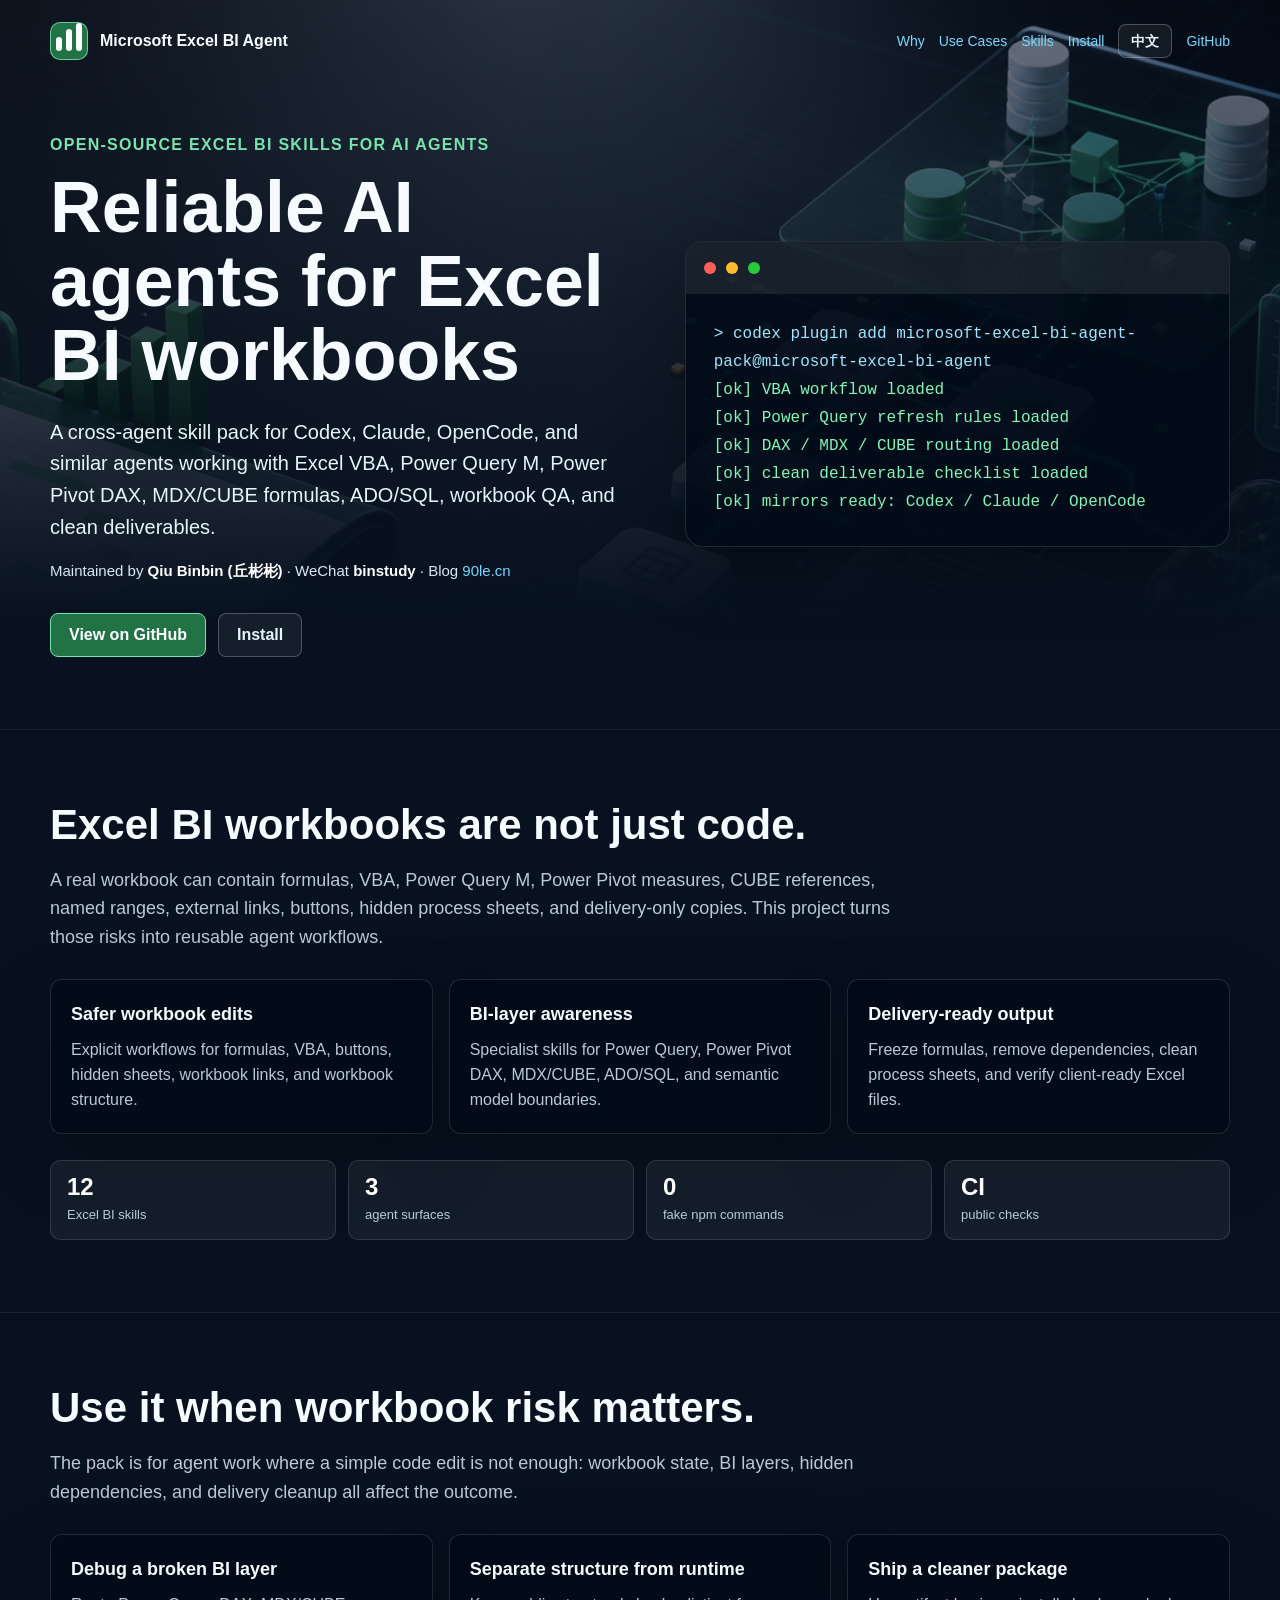
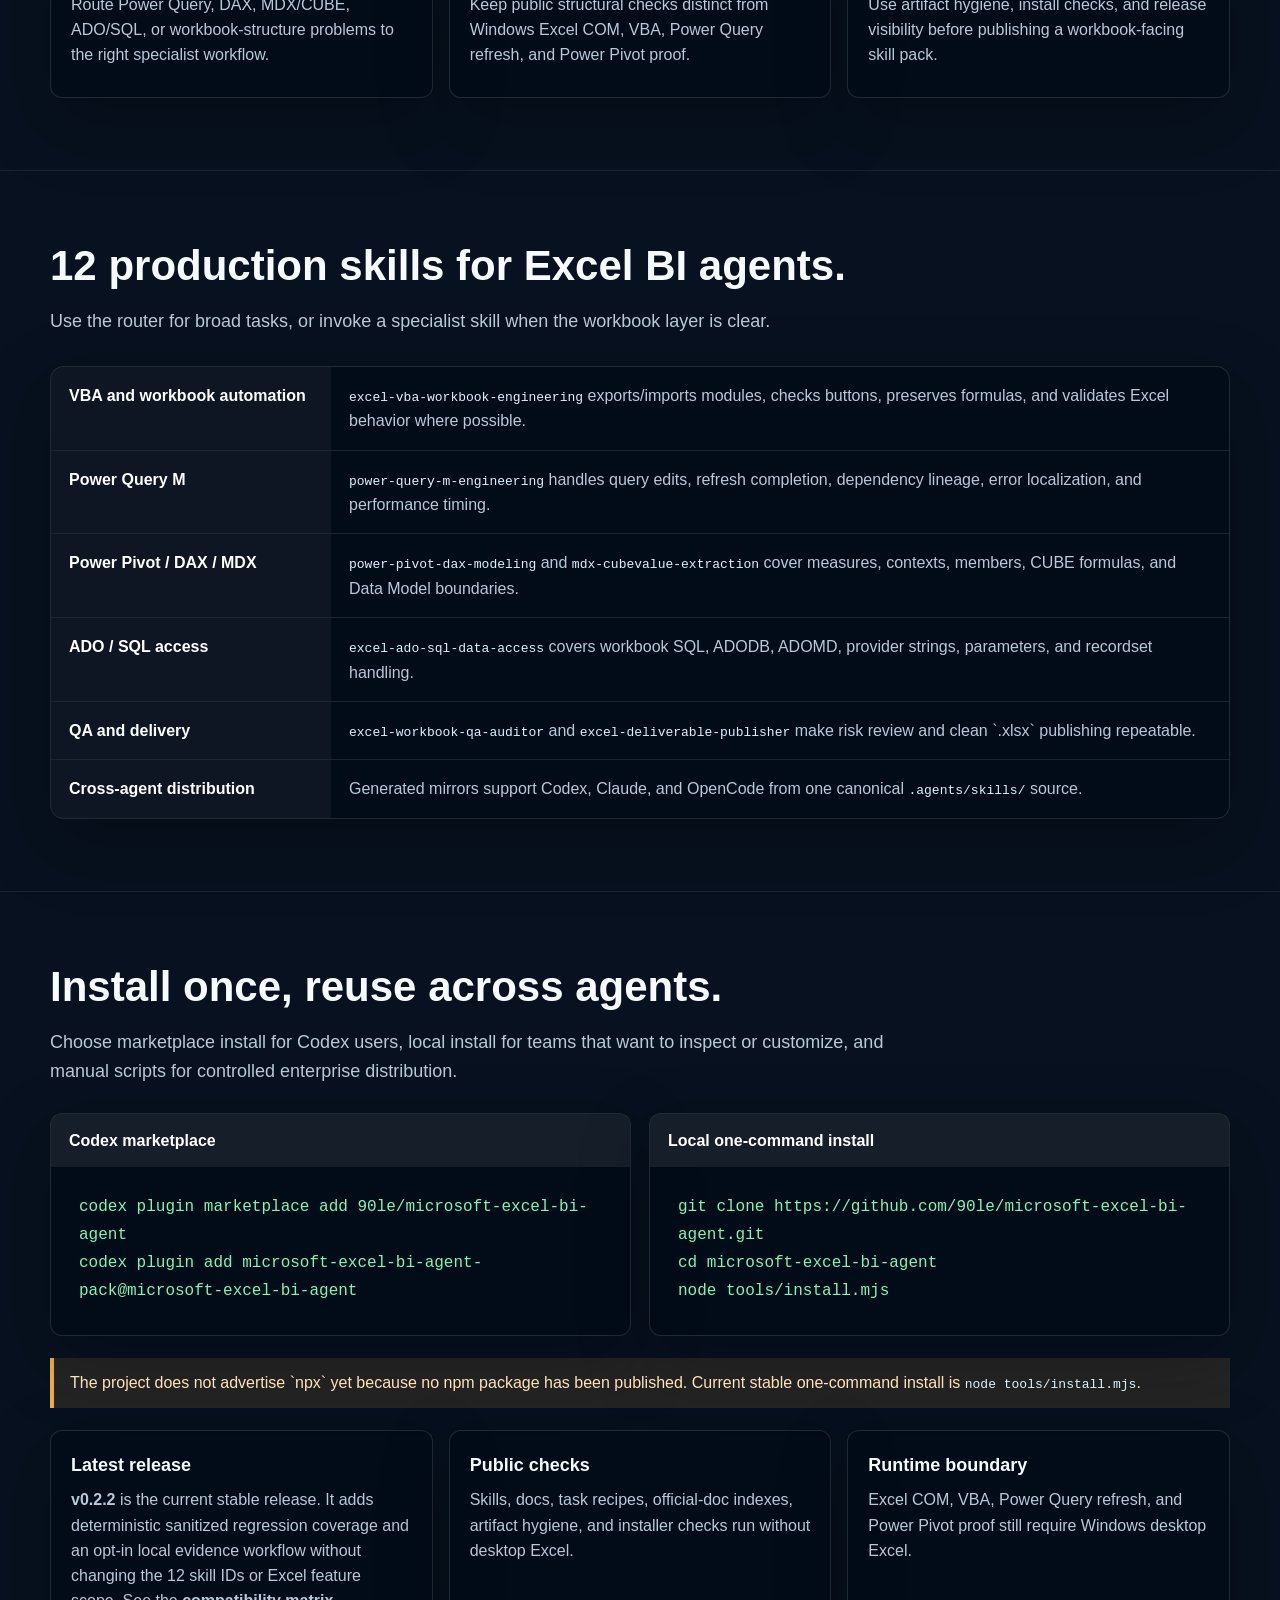
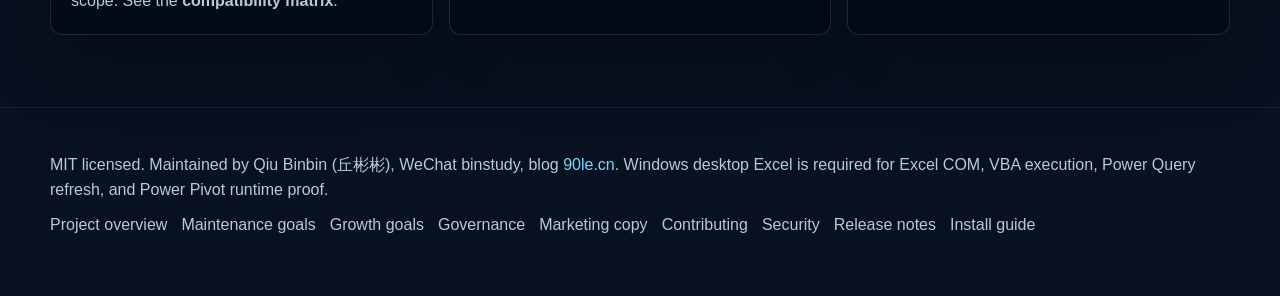
<file: docs/index.html>
<!doctype html>
<html lang="en">
<head>
  <meta charset="utf-8">
  <meta name="viewport" content="width=device-width, initial-scale=1">
  <title>Microsoft Excel BI Agent</title>
  <script>
    const lang = (navigator.language || navigator.userLanguage || "").toLowerCase();
    const target = lang.startsWith("zh") ? "./intro.zh-CN.html" : "./intro.html";
    window.location.replace(target);
  </script>
</head>
<body>
  <p><a href="./intro.html">English</a> | <a href="./intro.zh-CN.html">中文</a></p>
</body>
</html>
</file>
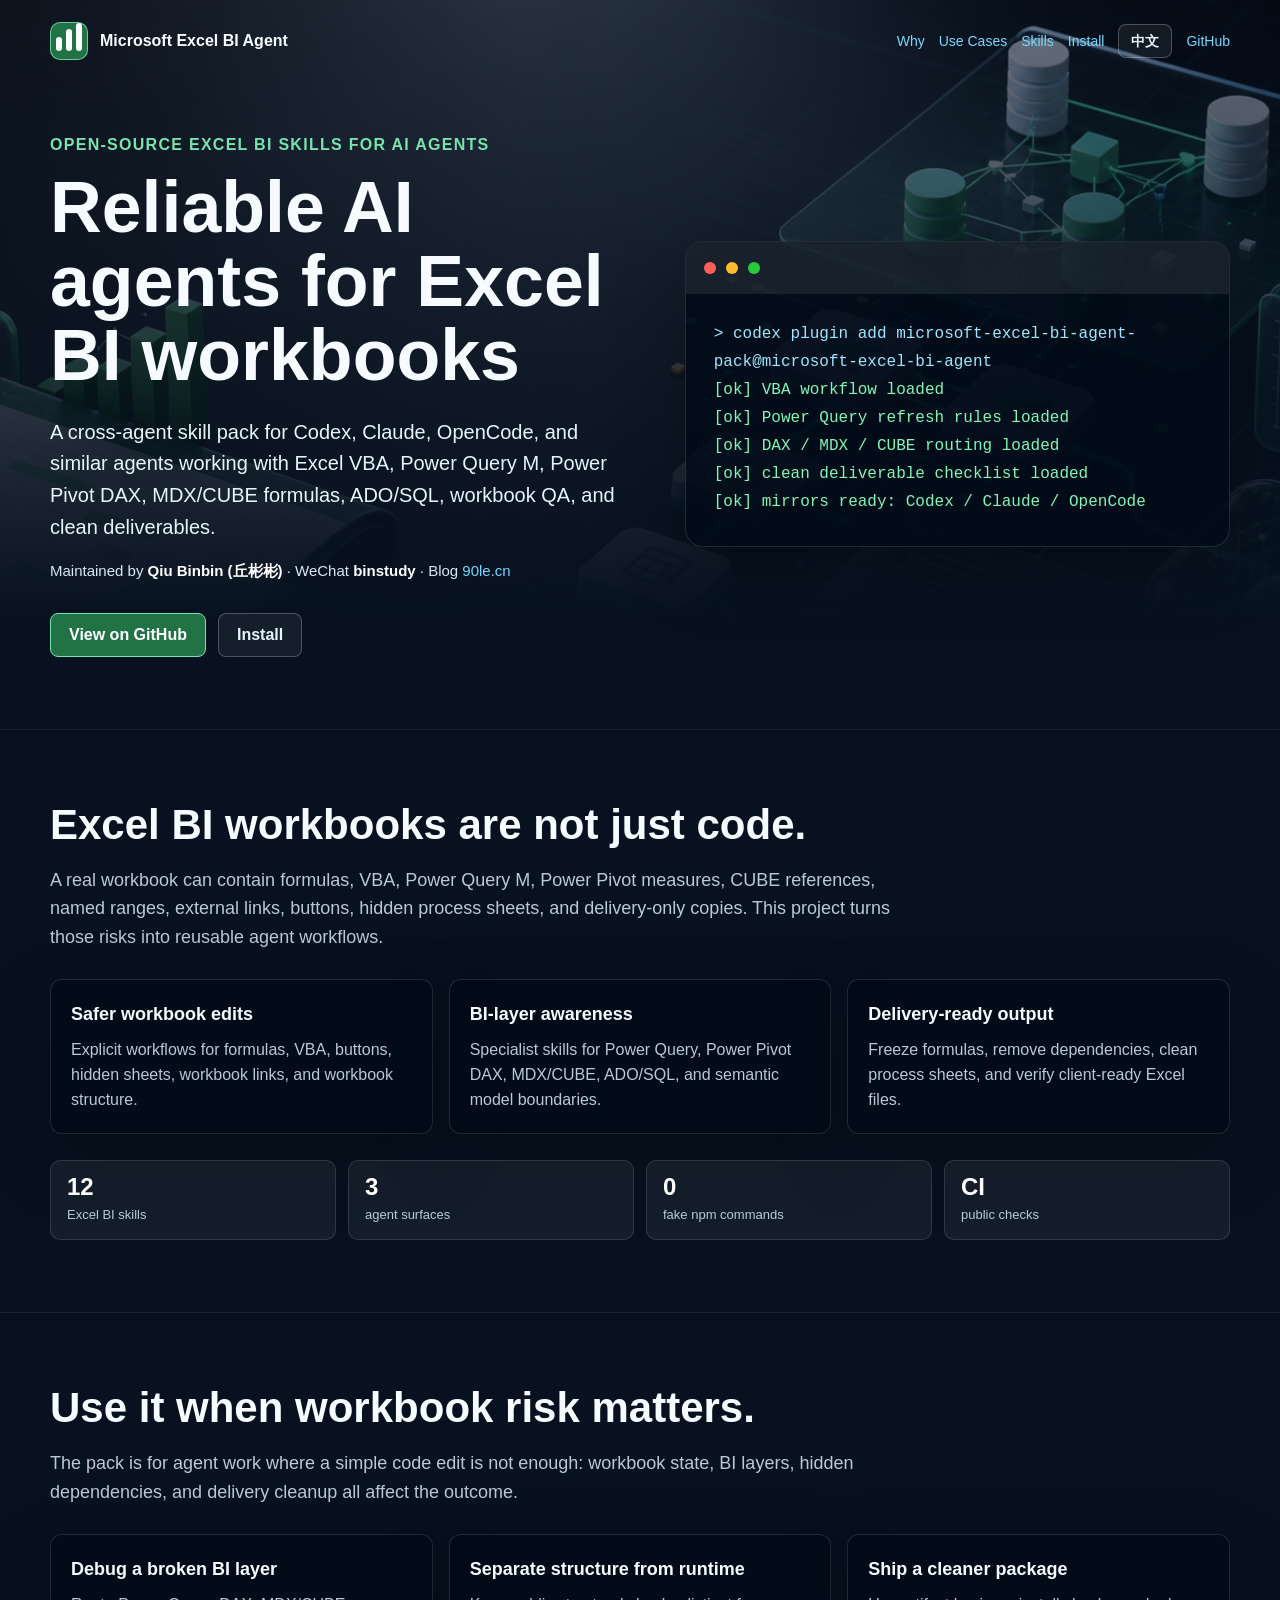
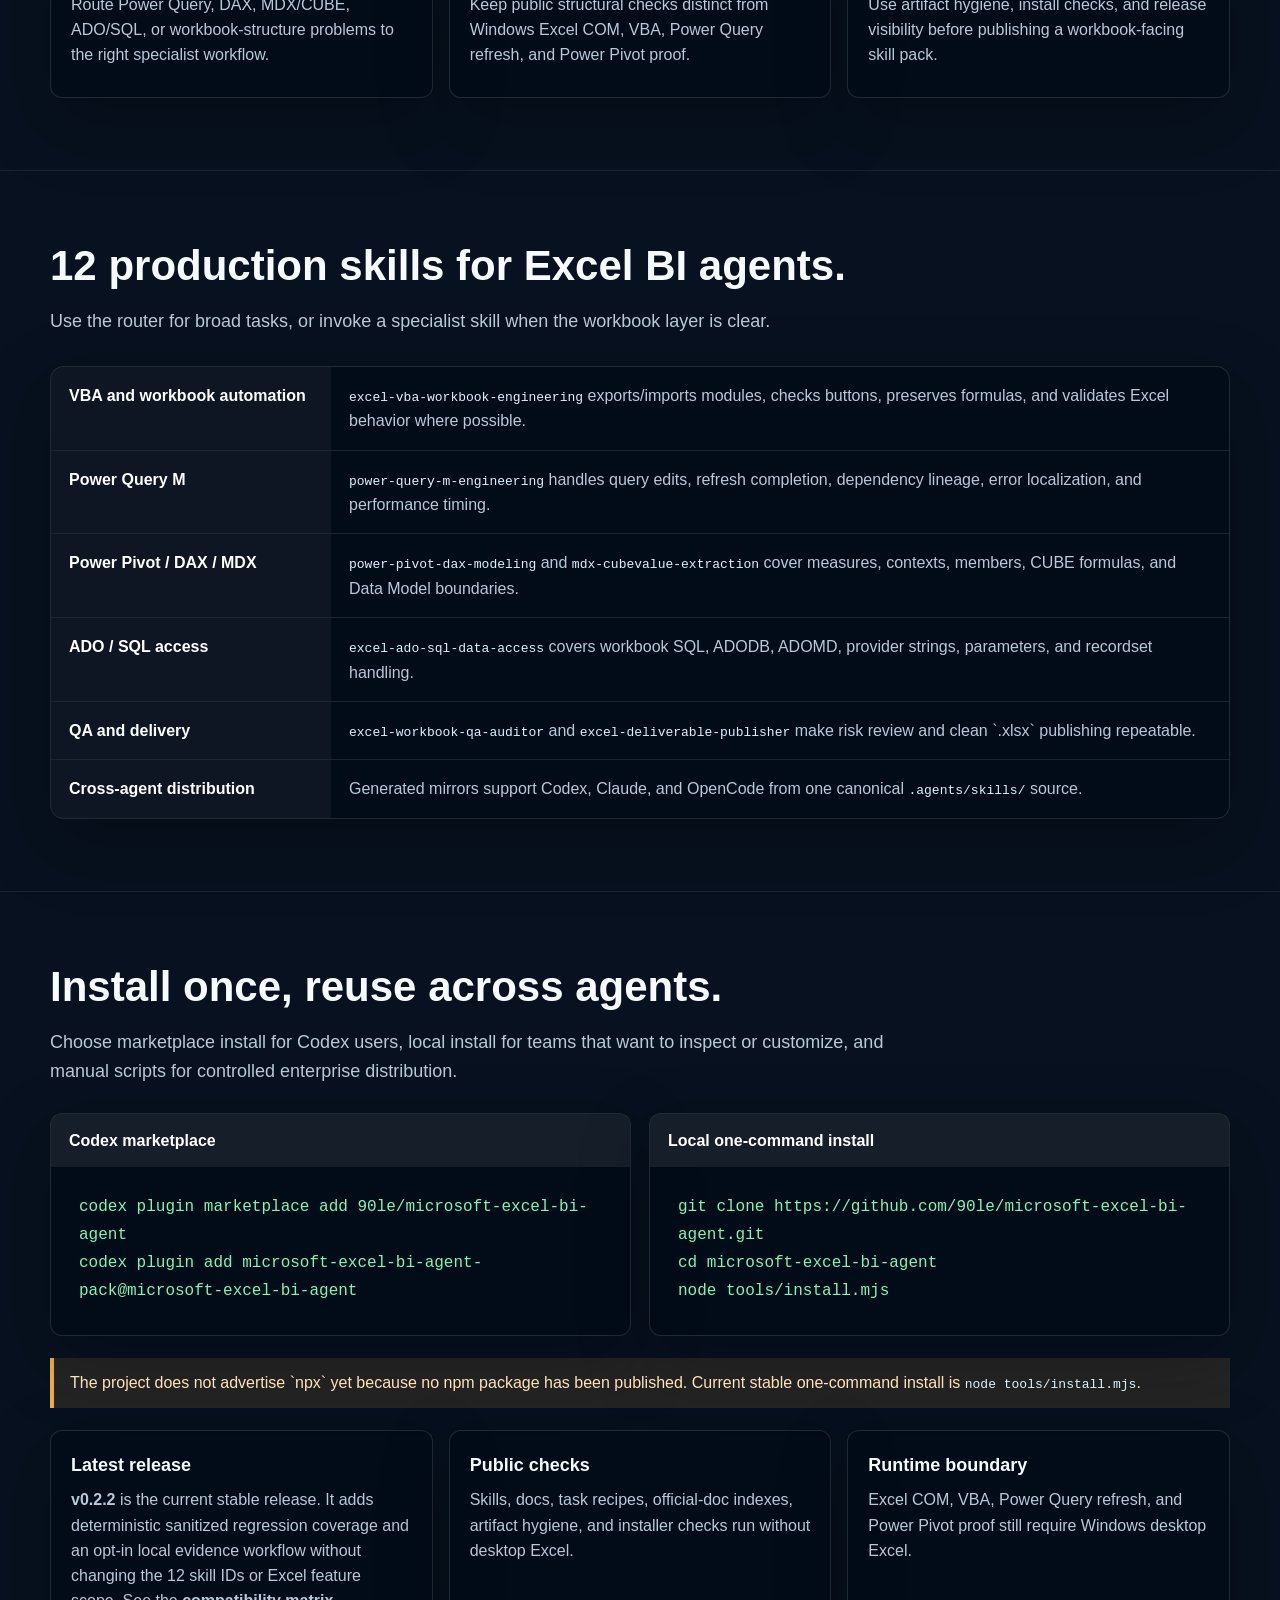
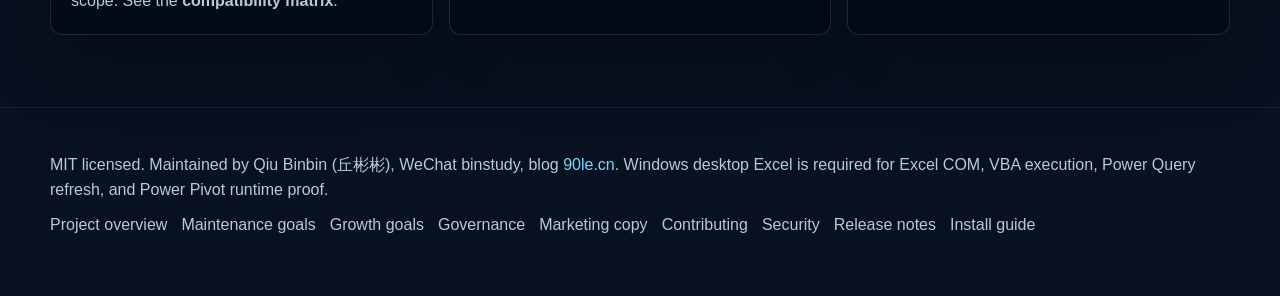
<file: docs/intro.html>
<!doctype html>
<html lang="en">
<head>
  <meta charset="utf-8">
  <meta name="viewport" content="width=device-width, initial-scale=1">
  <title>Microsoft Excel BI Agent | Excel BI skills for AI agents</title>
  <meta name="description" content="Open-source Excel BI skills for AI agents: VBA, Power Query M, Power Pivot DAX, MDX/CUBE, ADO/SQL, workbook QA, and clean deliverables.">
  <meta name="author" content="Qiu Binbin (丘彬彬), WeChat binstudy, Blog 90le.cn">
  <meta name="keywords" content="Excel AI agent, Excel VBA automation, Power Query M, Power Pivot DAX, MDX CUBE formulas, CUBEVALUE, workbook QA, Excel deliverables, Codex skills, Claude skills, OpenCode skills">
  <link rel="canonical" href="https://90le.github.io/microsoft-excel-bi-agent/intro.html">
  <meta property="og:title" content="Microsoft Excel BI Agent">
  <meta property="og:description" content="Open-source Excel BI skills for Codex, Claude, OpenCode, and other AI agents.">
  <meta property="og:type" content="website">
  <meta property="og:url" content="https://90le.github.io/microsoft-excel-bi-agent/intro.html">
  <meta property="og:image" content="https://90le.github.io/microsoft-excel-bi-agent/assets/social-preview.png">
  <meta name="twitter:card" content="summary_large_image">
  <meta name="twitter:title" content="Microsoft Excel BI Agent">
  <meta name="twitter:description" content="Excel BI skills for AI agents: VBA, Power Query, DAX, MDX/CUBE, ADO/SQL, QA, and clean deliverables.">
  <meta name="twitter:image" content="https://90le.github.io/microsoft-excel-bi-agent/assets/social-preview.png">
  <link rel="alternate" hreflang="en" href="./intro.html">
  <link rel="alternate" hreflang="zh-CN" href="./intro.zh-CN.html">
  <link rel="stylesheet" href="./site.css">
</head>
<body>
  <nav class="wrap nav">
    <div class="brand"><span class="mark"><span></span><span></span><span></span></span>Microsoft Excel BI Agent</div>
    <div class="nav-links">
      <a href="#why">Why</a>
      <a href="#use-cases">Use Cases</a>
      <a href="#skills">Skills</a>
      <a href="#install">Install</a>
      <a class="lang" href="./intro.zh-CN.html">中文</a>
      <a href="https://github.com/90le/microsoft-excel-bi-agent">GitHub</a>
    </div>
  </nav>

  <header class="wrap hero">
    <div>
      <div class="eyebrow">Open-source Excel BI skills for AI agents</div>
      <h1>Reliable AI agents for Excel BI workbooks</h1>
      <p class="lead">A cross-agent skill pack for Codex, Claude, OpenCode, and similar agents working with Excel VBA, Power Query M, Power Pivot DAX, MDX/CUBE formulas, ADO/SQL, workbook QA, and clean deliverables.</p>
      <p class="byline">Maintained by <strong>Qiu Binbin (丘彬彬)</strong> · WeChat <strong>binstudy</strong> · Blog <a href="https://90le.cn">90le.cn</a></p>
      <div class="actions">
        <a class="button" href="https://github.com/90le/microsoft-excel-bi-agent">View on GitHub</a>
        <a class="button secondary" href="#install">Install</a>
      </div>
    </div>
    <div class="hero-card">
      <div class="hero-card-head"><span class="dot red"></span><span class="dot yellow"></span><span class="dot green"></span></div>
      <pre><span class="prompt">&gt; codex plugin add microsoft-excel-bi-agent-pack@microsoft-excel-bi-agent</span>
[ok] VBA workflow loaded
[ok] Power Query refresh rules loaded
[ok] DAX / MDX / CUBE routing loaded
[ok] clean deliverable checklist loaded
[ok] mirrors ready: Codex / Claude / OpenCode</pre>
    </div>
  </header>

  <main>
    <div id="why" class="section">
      <div class="wrap">
        <h2>Excel BI workbooks are not just code.</h2>
        <p class="section-intro">A real workbook can contain formulas, VBA, Power Query M, Power Pivot measures, CUBE references, named ranges, external links, buttons, hidden process sheets, and delivery-only copies. This project turns those risks into reusable agent workflows.</p>
        <div class="grid three">
          <div class="tile"><h3>Safer workbook edits</h3><p>Explicit workflows for formulas, VBA, buttons, hidden sheets, workbook links, and workbook structure.</p></div>
          <div class="tile"><h3>BI-layer awareness</h3><p>Specialist skills for Power Query, Power Pivot DAX, MDX/CUBE, ADO/SQL, and semantic model boundaries.</p></div>
          <div class="tile"><h3>Delivery-ready output</h3><p>Freeze formulas, remove dependencies, clean process sheets, and verify client-ready Excel files.</p></div>
        </div>
        <div class="proof-strip">
          <div><strong>12</strong><span>Excel BI skills</span></div>
          <div><strong>3</strong><span>agent surfaces</span></div>
          <div><strong>0</strong><span>fake npm commands</span></div>
          <div><strong>CI</strong><span>public checks</span></div>
        </div>
      </div>
    </div>

    <div id="use-cases" class="section">
      <div class="wrap">
        <h2>Use it when workbook risk matters.</h2>
        <p class="section-intro">The pack is for agent work where a simple code edit is not enough: workbook state, BI layers, hidden dependencies, and delivery cleanup all affect the outcome.</p>
        <div class="grid three">
          <a class="tile card-link" href="./task-recipes.md"><h3>Debug a broken BI layer</h3><p>Route Power Query, DAX, MDX/CUBE, ADO/SQL, or workbook-structure problems to the right specialist workflow.</p></a>
          <a class="tile card-link" href="./compatibility.md"><h3>Separate structure from runtime</h3><p>Keep public structural checks distinct from Windows Excel COM, VBA, Power Query refresh, and Power Pivot proof.</p></a>
          <a class="tile card-link" href="./distribution-checklist.md"><h3>Ship a cleaner package</h3><p>Use artifact hygiene, install checks, and release visibility before publishing a workbook-facing skill pack.</p></a>
        </div>
      </div>
    </div>

    <div id="skills" class="section">
      <div class="wrap">
        <h2>12 production skills for Excel BI agents.</h2>
        <p class="section-intro">Use the router for broad tasks, or invoke a specialist skill when the workbook layer is clear.</p>
        <div class="matrix">
          <div class="row"><div>VBA and workbook automation</div><div><code>excel-vba-workbook-engineering</code> exports/imports modules, checks buttons, preserves formulas, and validates Excel behavior where possible.</div></div>
          <div class="row"><div>Power Query M</div><div><code>power-query-m-engineering</code> handles query edits, refresh completion, dependency lineage, error localization, and performance timing.</div></div>
          <div class="row"><div>Power Pivot / DAX / MDX</div><div><code>power-pivot-dax-modeling</code> and <code>mdx-cubevalue-extraction</code> cover measures, contexts, members, CUBE formulas, and Data Model boundaries.</div></div>
          <div class="row"><div>ADO / SQL access</div><div><code>excel-ado-sql-data-access</code> covers workbook SQL, ADODB, ADOMD, provider strings, parameters, and recordset handling.</div></div>
          <div class="row"><div>QA and delivery</div><div><code>excel-workbook-qa-auditor</code> and <code>excel-deliverable-publisher</code> make risk review and clean `.xlsx` publishing repeatable.</div></div>
          <div class="row"><div>Cross-agent distribution</div><div>Generated mirrors support Codex, Claude, and OpenCode from one canonical <code>.agents/skills/</code> source.</div></div>
        </div>
      </div>
    </div>

    <div id="install" class="section">
      <div class="wrap">
        <h2>Install once, reuse across agents.</h2>
        <p class="section-intro">Choose marketplace install for Codex users, local install for teams that want to inspect or customize, and manual scripts for controlled enterprise distribution.</p>
        <div class="install">
          <div class="code-card">
            <div class="code-title">Codex marketplace</div>
            <pre>codex plugin marketplace add 90le/microsoft-excel-bi-agent
codex plugin add microsoft-excel-bi-agent-pack@microsoft-excel-bi-agent</pre>
          </div>
          <div class="code-card">
            <div class="code-title">Local one-command install</div>
            <pre>git clone https://github.com/90le/microsoft-excel-bi-agent.git
cd microsoft-excel-bi-agent
node tools/install.mjs</pre>
          </div>
        </div>
        <div class="note">The project does not advertise `npx` yet because no npm package has been published. Current stable one-command install is <code>node tools/install.mjs</code>.</div>
        <div class="grid three release-grid">
          <div class="tile"><h3>Latest release</h3><p><a href="https://github.com/90le/microsoft-excel-bi-agent/releases/tag/v0.2.2">v0.2.2</a> is the current stable release. It adds deterministic sanitized regression coverage and an opt-in local evidence workflow without changing the 12 skill IDs or Excel feature scope. See the <a href="./compatibility.md">compatibility matrix</a>.</p></div>
          <div class="tile"><h3>Public checks</h3><p>Skills, docs, task recipes, official-doc indexes, artifact hygiene, and installer checks run without desktop Excel.</p></div>
          <div class="tile"><h3>Runtime boundary</h3><p>Excel COM, VBA, Power Query refresh, and Power Pivot proof still require Windows desktop Excel.</p></div>
        </div>
      </div>
    </div>
  </main>

  <footer>
    <div class="wrap">MIT licensed. Maintained by Qiu Binbin (丘彬彬), WeChat binstudy, blog <a href="https://90le.cn">90le.cn</a>. Windows desktop Excel is required for Excel COM, VBA execution, Power Query refresh, and Power Pivot runtime proof.</div>
    <div class="wrap footer-links"><a href="./project.en-US.md">Project overview</a><a href="./maintenance-goals.en-US.md">Maintenance goals</a><a href="./growth-goals.en-US.md">Growth goals</a><a href="./repository-governance-goals.en-US.md">Governance</a><a href="./marketing-copy.en-US.md">Marketing copy</a><a href="https://github.com/90le/microsoft-excel-bi-agent/blob/main/CONTRIBUTING.md">Contributing</a><a href="https://github.com/90le/microsoft-excel-bi-agent/blob/main/SECURITY.md">Security</a><a href="./release-notes.en-US.md">Release notes</a><a href="./install-and-sync.md">Install guide</a></div>
  </footer>
</body>
</html>
</file>
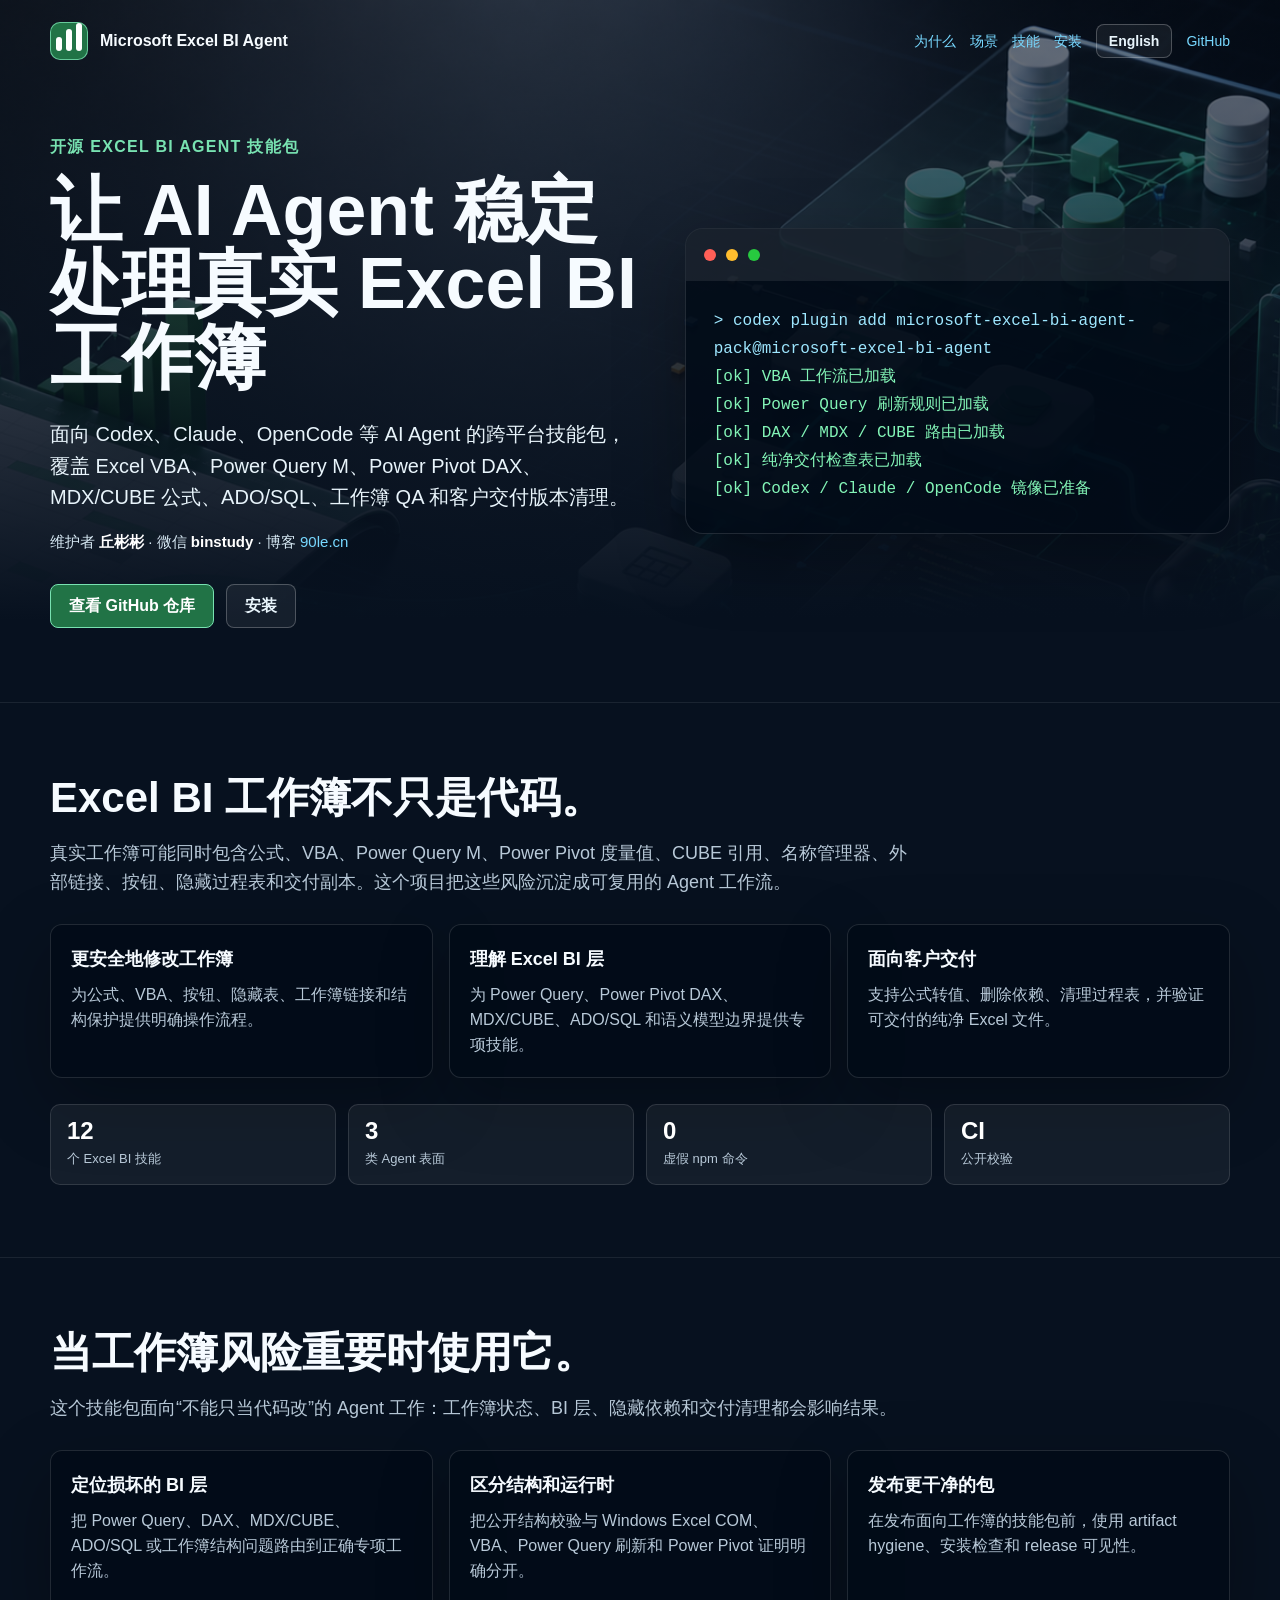
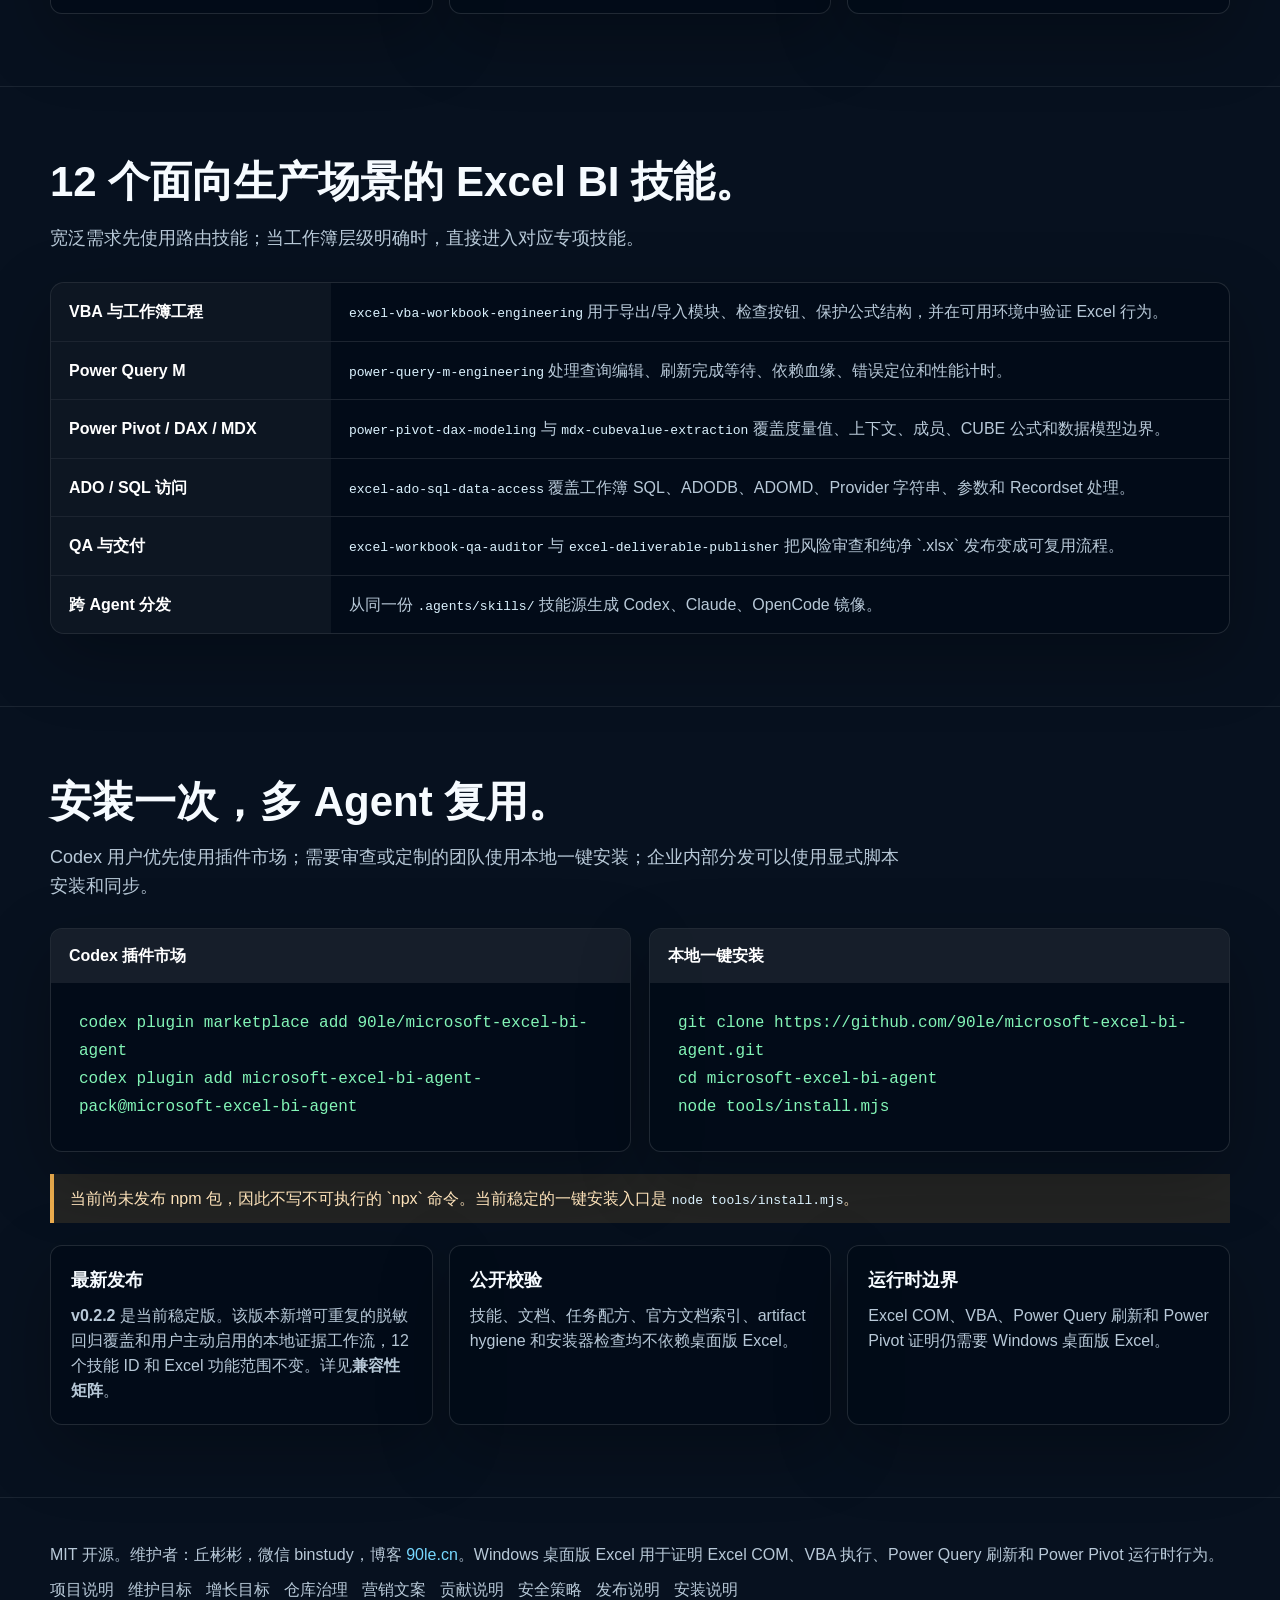
<file: docs/intro.zh-CN.html>
<!doctype html>
<html lang="zh-CN">
<head>
  <meta charset="utf-8">
  <meta name="viewport" content="width=device-width, initial-scale=1">
  <title>Microsoft Excel BI Agent | 面向 AI Agent 的 Excel BI 技能包</title>
  <meta name="description" content="开源 Excel BI Agent 技能包：覆盖 VBA、Power Query M、Power Pivot DAX、MDX/CUBE、ADO/SQL、工作簿 QA 和纯净交付物。">
  <meta name="author" content="丘彬彬, 微信 binstudy, 博客 90le.cn">
  <meta name="keywords" content="Excel AI Agent, Excel 自动化, VBA, Power Query M, Power Pivot DAX, MDX, CUBEVALUE, 工作簿 QA, Excel 交付物, Codex 技能, Claude 技能, OpenCode 技能">
  <link rel="canonical" href="https://90le.github.io/microsoft-excel-bi-agent/intro.zh-CN.html">
  <meta property="og:title" content="Microsoft Excel BI Agent">
  <meta property="og:description" content="面向 Codex、Claude、OpenCode 等 AI Agent 的开源 Excel BI 技能包。">
  <meta property="og:type" content="website">
  <meta property="og:url" content="https://90le.github.io/microsoft-excel-bi-agent/intro.zh-CN.html">
  <meta property="og:image" content="https://90le.github.io/microsoft-excel-bi-agent/assets/social-preview.zh-CN.png">
  <meta name="twitter:card" content="summary_large_image">
  <meta name="twitter:title" content="Microsoft Excel BI Agent">
  <meta name="twitter:description" content="面向 AI Agent 的 Excel BI 技能包：VBA、Power Query、DAX、MDX/CUBE、ADO/SQL、QA 和纯净交付。">
  <meta name="twitter:image" content="https://90le.github.io/microsoft-excel-bi-agent/assets/social-preview.zh-CN.png">
  <link rel="alternate" hreflang="en" href="./intro.html">
  <link rel="alternate" hreflang="zh-CN" href="./intro.zh-CN.html">
  <link rel="stylesheet" href="./site.css">
</head>
<body>
  <nav class="wrap nav">
    <div class="brand"><span class="mark"><span></span><span></span><span></span></span>Microsoft Excel BI Agent</div>
    <div class="nav-links">
      <a href="#why">为什么</a>
      <a href="#use-cases">场景</a>
      <a href="#skills">技能</a>
      <a href="#install">安装</a>
      <a class="lang" href="./intro.html">English</a>
      <a href="https://github.com/90le/microsoft-excel-bi-agent">GitHub</a>
    </div>
  </nav>

  <header class="wrap hero">
    <div>
      <div class="eyebrow">开源 Excel BI Agent 技能包</div>
      <h1>让 AI Agent 稳定处理真实 Excel BI 工作簿</h1>
      <p class="lead">面向 Codex、Claude、OpenCode 等 AI Agent 的跨平台技能包，覆盖 Excel VBA、Power Query M、Power Pivot DAX、MDX/CUBE 公式、ADO/SQL、工作簿 QA 和客户交付版本清理。</p>
      <p class="byline">维护者 <strong>丘彬彬</strong> · 微信 <strong>binstudy</strong> · 博客 <a href="https://90le.cn">90le.cn</a></p>
      <div class="actions">
        <a class="button" href="https://github.com/90le/microsoft-excel-bi-agent">查看 GitHub 仓库</a>
        <a class="button secondary" href="#install">安装</a>
      </div>
    </div>
    <div class="hero-card">
      <div class="hero-card-head"><span class="dot red"></span><span class="dot yellow"></span><span class="dot green"></span></div>
      <pre><span class="prompt">&gt; codex plugin add microsoft-excel-bi-agent-pack@microsoft-excel-bi-agent</span>
[ok] VBA 工作流已加载
[ok] Power Query 刷新规则已加载
[ok] DAX / MDX / CUBE 路由已加载
[ok] 纯净交付检查表已加载
[ok] Codex / Claude / OpenCode 镜像已准备</pre>
    </div>
  </header>

  <main>
    <div id="why" class="section">
      <div class="wrap">
        <h2>Excel BI 工作簿不只是代码。</h2>
        <p class="section-intro">真实工作簿可能同时包含公式、VBA、Power Query M、Power Pivot 度量值、CUBE 引用、名称管理器、外部链接、按钮、隐藏过程表和交付副本。这个项目把这些风险沉淀成可复用的 Agent 工作流。</p>
        <div class="grid three">
          <div class="tile"><h3>更安全地修改工作簿</h3><p>为公式、VBA、按钮、隐藏表、工作簿链接和结构保护提供明确操作流程。</p></div>
          <div class="tile"><h3>理解 Excel BI 层</h3><p>为 Power Query、Power Pivot DAX、MDX/CUBE、ADO/SQL 和语义模型边界提供专项技能。</p></div>
          <div class="tile"><h3>面向客户交付</h3><p>支持公式转值、删除依赖、清理过程表，并验证可交付的纯净 Excel 文件。</p></div>
        </div>
        <div class="proof-strip">
          <div><strong>12</strong><span>个 Excel BI 技能</span></div>
          <div><strong>3</strong><span>类 Agent 表面</span></div>
          <div><strong>0</strong><span>虚假 npm 命令</span></div>
          <div><strong>CI</strong><span>公开校验</span></div>
        </div>
      </div>
    </div>

    <div id="use-cases" class="section">
      <div class="wrap">
        <h2>当工作簿风险重要时使用它。</h2>
        <p class="section-intro">这个技能包面向“不能只当代码改”的 Agent 工作：工作簿状态、BI 层、隐藏依赖和交付清理都会影响结果。</p>
        <div class="grid three">
          <a class="tile card-link" href="./task-recipes.md"><h3>定位损坏的 BI 层</h3><p>把 Power Query、DAX、MDX/CUBE、ADO/SQL 或工作簿结构问题路由到正确专项工作流。</p></a>
          <a class="tile card-link" href="./compatibility.md"><h3>区分结构和运行时</h3><p>把公开结构校验与 Windows Excel COM、VBA、Power Query 刷新和 Power Pivot 证明明确分开。</p></a>
          <a class="tile card-link" href="./distribution-checklist.md"><h3>发布更干净的包</h3><p>在发布面向工作簿的技能包前，使用 artifact hygiene、安装检查和 release 可见性。</p></a>
        </div>
      </div>
    </div>

    <div id="skills" class="section">
      <div class="wrap">
        <h2>12 个面向生产场景的 Excel BI 技能。</h2>
        <p class="section-intro">宽泛需求先使用路由技能；当工作簿层级明确时，直接进入对应专项技能。</p>
        <div class="matrix">
          <div class="row"><div>VBA 与工作簿工程</div><div><code>excel-vba-workbook-engineering</code> 用于导出/导入模块、检查按钮、保护公式结构，并在可用环境中验证 Excel 行为。</div></div>
          <div class="row"><div>Power Query M</div><div><code>power-query-m-engineering</code> 处理查询编辑、刷新完成等待、依赖血缘、错误定位和性能计时。</div></div>
          <div class="row"><div>Power Pivot / DAX / MDX</div><div><code>power-pivot-dax-modeling</code> 与 <code>mdx-cubevalue-extraction</code> 覆盖度量值、上下文、成员、CUBE 公式和数据模型边界。</div></div>
          <div class="row"><div>ADO / SQL 访问</div><div><code>excel-ado-sql-data-access</code> 覆盖工作簿 SQL、ADODB、ADOMD、Provider 字符串、参数和 Recordset 处理。</div></div>
          <div class="row"><div>QA 与交付</div><div><code>excel-workbook-qa-auditor</code> 与 <code>excel-deliverable-publisher</code> 把风险审查和纯净 `.xlsx` 发布变成可复用流程。</div></div>
          <div class="row"><div>跨 Agent 分发</div><div>从同一份 <code>.agents/skills/</code> 技能源生成 Codex、Claude、OpenCode 镜像。</div></div>
        </div>
      </div>
    </div>

    <div id="install" class="section">
      <div class="wrap">
        <h2>安装一次，多 Agent 复用。</h2>
        <p class="section-intro">Codex 用户优先使用插件市场；需要审查或定制的团队使用本地一键安装；企业内部分发可以使用显式脚本安装和同步。</p>
        <div class="install">
          <div class="code-card">
            <div class="code-title">Codex 插件市场</div>
            <pre>codex plugin marketplace add 90le/microsoft-excel-bi-agent
codex plugin add microsoft-excel-bi-agent-pack@microsoft-excel-bi-agent</pre>
          </div>
          <div class="code-card">
            <div class="code-title">本地一键安装</div>
            <pre>git clone https://github.com/90le/microsoft-excel-bi-agent.git
cd microsoft-excel-bi-agent
node tools/install.mjs</pre>
          </div>
        </div>
        <div class="note">当前尚未发布 npm 包，因此不写不可执行的 `npx` 命令。当前稳定的一键安装入口是 <code>node tools/install.mjs</code>。</div>
        <div class="grid three release-grid">
          <div class="tile"><h3>最新发布</h3><p><a href="https://github.com/90le/microsoft-excel-bi-agent/releases/tag/v0.2.2">v0.2.2</a> 是当前稳定版。该版本新增可重复的脱敏回归覆盖和用户主动启用的本地证据工作流，12 个技能 ID 和 Excel 功能范围不变。详见<a href="./compatibility.md">兼容性矩阵</a>。</p></div>
          <div class="tile"><h3>公开校验</h3><p>技能、文档、任务配方、官方文档索引、artifact hygiene 和安装器检查均不依赖桌面版 Excel。</p></div>
          <div class="tile"><h3>运行时边界</h3><p>Excel COM、VBA、Power Query 刷新和 Power Pivot 证明仍需要 Windows 桌面版 Excel。</p></div>
        </div>
      </div>
    </div>
  </main>

  <footer>
    <div class="wrap">MIT 开源。维护者：丘彬彬，微信 binstudy，博客 <a href="https://90le.cn">90le.cn</a>。Windows 桌面版 Excel 用于证明 Excel COM、VBA 执行、Power Query 刷新和 Power Pivot 运行时行为。</div>
    <div class="wrap footer-links"><a href="./project.zh-CN.md">项目说明</a><a href="./maintenance-goals.zh-CN.md">维护目标</a><a href="./growth-goals.zh-CN.md">增长目标</a><a href="./repository-governance-goals.zh-CN.md">仓库治理</a><a href="./marketing-copy.zh-CN.md">营销文案</a><a href="https://github.com/90le/microsoft-excel-bi-agent/blob/main/CONTRIBUTING.md">贡献说明</a><a href="https://github.com/90le/microsoft-excel-bi-agent/blob/main/SECURITY.md">安全策略</a><a href="./release-notes.zh-CN.md">发布说明</a><a href="./install-and-sync.md">安装说明</a></div>
  </footer>
</body>
</html>
</file>
<file: docs/site.css>
:root {
  --bg: #07111f;
  --excel: #217346;
  --mint: #78e2b1;
  --cyan: #77d8ff;
  --ink: #f6fbff;
  --muted: #b8c9d8;
  --soft: #e8f4fb;
  --amber: #f0b04f;
}
* { box-sizing: border-box; }
html { scroll-behavior: smooth; }
body {
  margin: 0;
  color: var(--ink);
  background:
    linear-gradient(180deg, rgba(7,17,31,.56), #07111f 620px),
    url("../assets/excel-bi-agent-visual-bg.png") center top / 1800px auto no-repeat,
    var(--bg);
  font-family: "Segoe UI", Inter, "Microsoft YaHei", Arial, sans-serif;
  line-height: 1.58;
  overflow-x: hidden;
}
a { color: var(--cyan); text-decoration: none; }
a:hover { text-decoration: underline; }
.wrap { width: calc(100% - 40px); max-width: 1180px; margin: 0 auto; }
.nav {
  display: flex;
  align-items: center;
  justify-content: space-between;
  gap: 20px;
  padding: 22px 0;
}
.brand { display: flex; align-items: center; gap: 12px; font-weight: 850; }
.mark {
  width: 38px; height: 38px; border-radius: 10px;
  background: var(--excel);
  border: 1px solid rgba(120, 226, 177, .8);
  display: grid; grid-template-columns: repeat(3, 6px); align-items: end; justify-content: center; gap: 4px;
  padding-bottom: 8px;
}
.mark span { display: block; width: 6px; border-radius: 3px; background: white; }
.mark span:nth-child(1) { height: 14px; }
.mark span:nth-child(2) { height: 22px; }
.mark span:nth-child(3) { height: 28px; }
.nav-links { display: flex; gap: 14px; flex-wrap: wrap; align-items: center; font-size: 14px; color: var(--muted); }
.lang {
  display: inline-flex;
  align-items: center;
  min-height: 34px;
  padding: 0 12px;
  border: 1px solid rgba(255,255,255,.24);
  border-radius: 8px;
  color: var(--soft);
  background: rgba(255,255,255,.06);
  font-weight: 750;
}
.hero {
  display: grid;
  grid-template-columns: minmax(0, 1.04fr) minmax(360px, .96fr);
  gap: 44px;
  align-items: center;
  min-height: 620px;
  padding: 50px 0 72px;
}
.hero > * { min-width: 0; }
.eyebrow { color: var(--mint); font-weight: 850; letter-spacing: .08em; text-transform: uppercase; }
h1 {
  margin: 14px 0 0;
  max-width: 790px;
  font-size: clamp(42px, 5.6vw, 76px);
  line-height: 1.03;
  letter-spacing: 0;
}
.lead { margin: 24px 0 0; max-width: 770px; color: var(--soft); font-size: 20px; }
.byline {
  margin: 16px 0 0;
  max-width: 720px;
  color: #d7e9f4;
  font-size: 15px;
}
.byline strong { color: white; }
.actions { display: flex; flex-wrap: wrap; gap: 12px; margin-top: 30px; }
.button {
  display: inline-flex;
  align-items: center;
  justify-content: center;
  min-height: 44px;
  padding: 0 18px;
  border-radius: 8px;
  border: 1px solid var(--mint);
  background: var(--excel);
  color: white;
  font-weight: 850;
}
.button.secondary { background: rgba(255,255,255,.06); color: var(--soft); border-color: rgba(255,255,255,.24); }
.hero-card, .tile, .matrix, .code-card {
  border: 1px solid rgba(255,255,255,.12);
  background: rgba(2, 11, 23, .84);
  box-shadow: 0 24px 70px rgba(0,0,0,.28);
}
.hero-card { border-radius: 18px; overflow: hidden; max-width: 100%; }
.hero-card-head {
  height: 52px;
  display: flex;
  align-items: center;
  gap: 10px;
  padding: 0 18px;
  background: rgba(255,255,255,.08);
}
.dot { width: 12px; height: 12px; border-radius: 50%; }
.red { background: #ff5f57; }
.yellow { background: #ffbd2e; }
.green { background: #27c93f; }
pre {
  margin: 0;
  padding: 26px 28px 30px;
  color: #83f5b7;
  font: 16px/1.75 Consolas, "Cascadia Mono", monospace;
  white-space: pre-wrap;
  overflow-wrap: anywhere;
}
.prompt { color: #9ee7ff; }
.section { padding: 72px 0; border-top: 1px solid rgba(255,255,255,.08); }
h2 { margin: 0 0 16px; font-size: clamp(28px, 3.8vw, 42px); line-height: 1.1; }
.section-intro { max-width: 860px; color: var(--muted); font-size: 18px; }
.grid { display: grid; gap: 16px; margin-top: 28px; }
.grid.three { grid-template-columns: repeat(3, minmax(0, 1fr)); }
.tile { border-radius: 12px; padding: 20px; }
.tile h3 { margin: 0 0 8px; font-size: 18px; }
.tile p { margin: 0; color: var(--muted); }
.tile a { color: var(--accent); text-decoration: none; font-weight: 850; }
.card-link {
  display: block;
  color: inherit;
  min-height: 164px;
  transition: transform .16s ease, border-color .16s ease, background .16s ease;
}
.card-link:hover {
  transform: translateY(-2px);
  text-decoration: none;
  border-color: rgba(119, 216, 255, .46);
  background: rgba(5, 20, 35, .92);
}
.proof-strip {
  display: grid;
  grid-template-columns: repeat(4, minmax(0, 1fr));
  gap: 12px;
  margin-top: 26px;
}
.proof-strip div {
  border: 1px solid rgba(255,255,255,.12);
  border-radius: 10px;
  padding: 14px 16px;
  background: rgba(255,255,255,.055);
}
.proof-strip strong {
  display: block;
  color: white;
  font-size: 24px;
  line-height: 1;
}
.proof-strip span {
  display: block;
  margin-top: 6px;
  color: var(--muted);
  font-size: 13px;
}
.release-grid { margin-top: 22px; }
.matrix { margin-top: 30px; overflow: hidden; border-radius: 14px; }
.row { display: grid; grid-template-columns: 280px 1fr; border-top: 1px solid rgba(255,255,255,.1); }
.row:first-child { border-top: 0; }
.row > div { padding: 16px 18px; }
.row > div:first-child { color: white; font-weight: 850; background: rgba(255,255,255,.045); }
.row > div:last-child { color: var(--muted); }
code { color: #dcf3ff; }
.install { display: grid; grid-template-columns: minmax(0, 1fr) minmax(0, 1fr); gap: 18px; margin-top: 28px; }
.code-card { border-radius: 12px; overflow: hidden; max-width: 100%; }
.code-title { padding: 14px 18px; font-weight: 850; background: rgba(255,255,255,.08); color: white; }
.note {
  margin-top: 22px;
  border-left: 4px solid var(--amber);
  padding: 12px 16px;
  background: rgba(240, 176, 79, .12);
  color: #ffe4bb;
}
footer { color: var(--muted); padding: 44px 0 60px; border-top: 1px solid rgba(255,255,255,.08); }
.footer-links { display: flex; flex-wrap: wrap; gap: 14px; margin-top: 10px; }
.footer-links a { color: var(--accent); text-decoration: none; }
@media (max-width: 880px) {
  .nav { align-items: flex-start; flex-direction: column; }
  .hero { grid-template-columns: minmax(0, 1fr); padding-top: 28px; gap: 30px; }
  .grid.three, .install, .proof-strip { grid-template-columns: 1fr; }
  .row { grid-template-columns: 1fr; }
  h1 { font-size: 44px; }
  .lead { font-size: 18px; }
  pre { padding: 24px 18px 28px; font-size: 14px; }
}
@media (max-width: 480px) {
  .wrap { width: calc(100% - 32px); }
  .eyebrow, h1, .lead, .byline, .actions, .hero-card, h2, .section-intro { max-width: 340px; }
  .eyebrow { font-size: 12px; overflow-wrap: anywhere; }
  h1 { font-size: 30px; line-height: 1.1; overflow-wrap: anywhere; }
  .lead, .section-intro { font-size: 16px; }
  .actions { flex-direction: column; }
  .button { width: 100%; min-height: 42px; padding: 0 15px; }
  pre { font-size: 13px; }
  h2 { font-size: 26px; }
}
</file>
